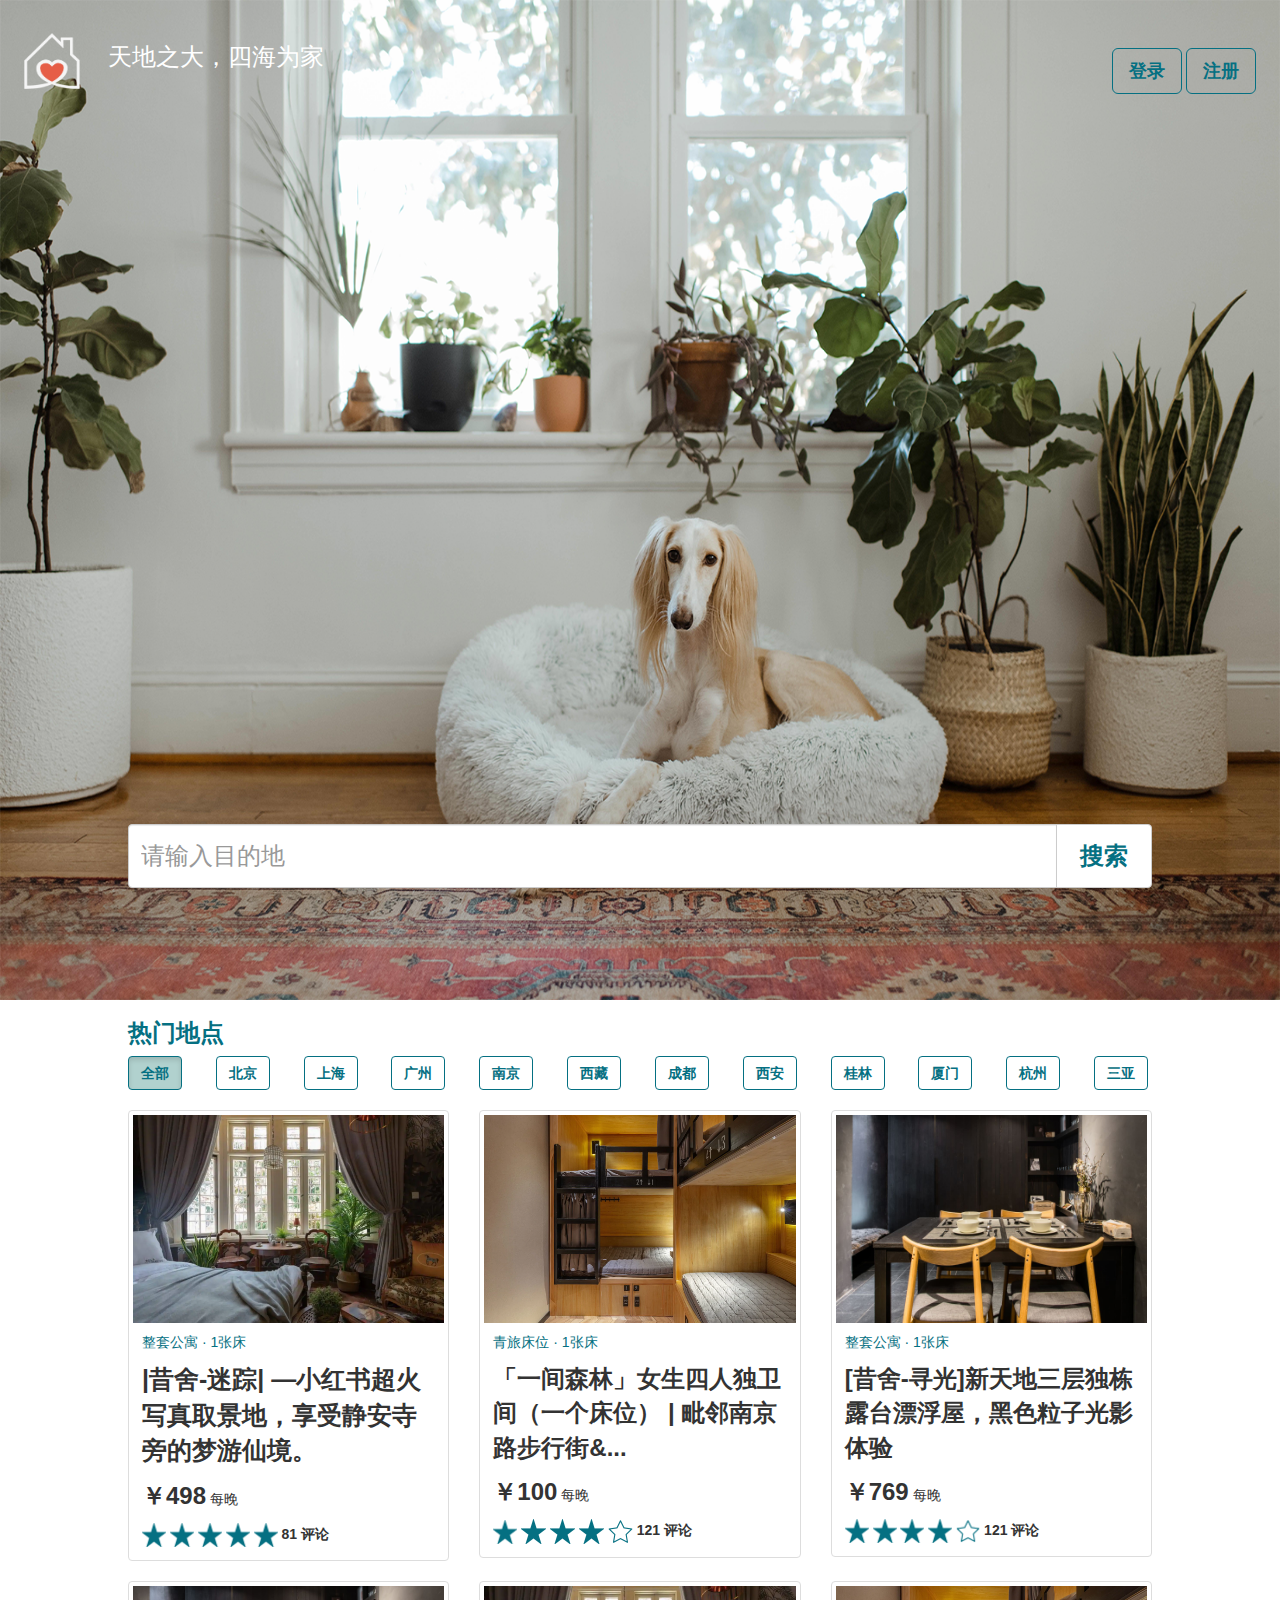
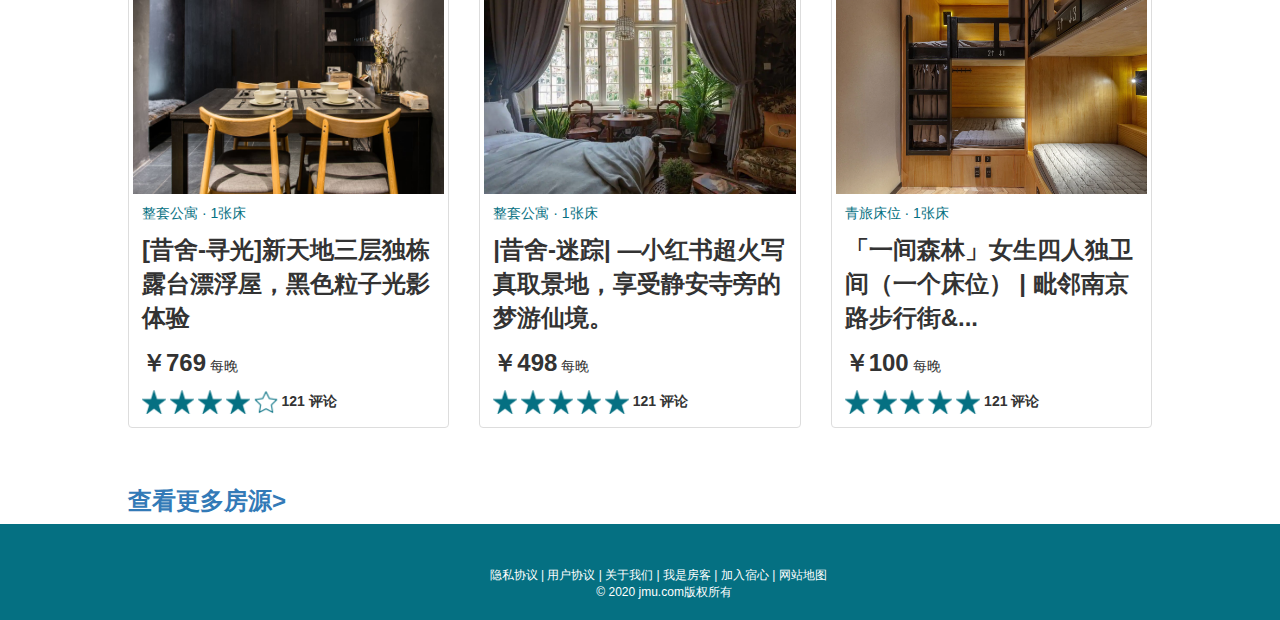
<file: index.html>
<!DOCTYPE html>
<html lang="en">
<head>
    <meta charset="UTF-8">
    <title>宿心</title>
    <link href="favicon.ico" rel="shortcut icon" />
    <script type="text/javascript" src="js/jquery-3.4.1.min.js"></script>
    <script src="js/bootstrap.js" type="text/javascript"></script>
    <link type="text/css" href="css/TGTool.css" rel="stylesheet"/>
    <script type="text/javascript" src="js/TGTool.js"></script>
    <link rel="stylesheet" type="text/css" href="css/bootstrap.css"/>
    <style>

        * {
            margin: 0;
            padding: 0;
        }

        html, body {
            width: 100%;
            height: 100%;
        }

        #head {
            margin: 0;
            padding: 0;
            height: 1000px;
            width: 100%;
            background-image: url("images/dog.png");
            background-size: 100% 150%;
            background-position: center center;
            overflow: auto;
        }

        .mb-small {
            margin-bottom: 24px;
        }

        .ml-small {
            margin-left: 24px;
        }

        .mr-small {
            margin-right: 24px;
        }

        .mt-small {
            margin-top: 24px;
        }

        .inline-block {
            display: inline-block;
        }

        .btn-transparent {
            color: white;
            border: 1px solid;
            font-weight: bold;
        }

        #search {
            position: relative;
            top: 704px;
        }

        .box{
            display:flex;

            justify-content:center;
        }
        .darkcyan{
            color: #057082;
        }
        #place-btn ul li{
            display: inline-block;
            margin-right:8px;
            list-style:none;
            width: 96px;
        }

        #feet {
            background-color: #057082;
            height: 96px;
            width: 100%;
        }
        .active{
            background-color: #B1D1CE!important;
        }
        .m-btn-lg{
            padding: 16px 32px;
            font-size: 18px;
            line-height: 1.3333333;
            border-radius: 8px;
        }
        .btnW{
            border:1px solid #057082;
            color:#057082;
        }
        .btnW:hover{
            color: white;
            background: #057082;
            border:1px solid white;
        }
        .bot{
            float: left;
            width: 100%;
            height:96px;
            background-color: #057082;
            font-size: 12px;
            color: white;
        }
    </style>
</head>
<body>
<div id="head">
    <div style="height: 96px;">
        <div class="mt-small ml-small">
            <img class="inline-block" src="images/宿心图标%20-白.png" style="height: 56px;width: 56px">
            <div class="inline-block ml-small" style="height: 56px">
                <h3 style="color: white">天地之大，四海为家</h3>
            </div>
            <div id="head1"class="inline-block mt-small mr-small" style="float: right;">
                <div onclick="javascrtpt:window.location.href='login.html'" class="btn btn-lg btn-transparent btnW">登录</div>
                <div onclick="javascrtpt:window.location.href='register.html'"class="btn btn-lg btn-transparent btnW">注册</div>
            </div>
            <!--页头-->
            <div id="head2"class="inline-block mt-small mr-small" style="float: right;">
                <div class="row" style="float: left">
                <button onclick="javascrtpt:window.location.href='index.html'" class="btn btn-default btn-lg btnW" style="margin-left: 448px">首页</button>
                <button onclick="javascrtpt:window.location.href='wish.html'" class="btn btn-default btn-lg btnW" style="margin-left: 8px">心愿单</button>
                <button onclick="javascrtpt:window.location.href='order.html'" class="btn btn-default btn-lg btnW" style="margin-left: 8px">订单</button>
                <button onclick="javascrtpt:window.location.href='mine.html'" class="btn btn-default btn-lg btnW" style="margin-left: 8px">个人中心</button>
                </div>
                <img class="img-circle image-responsive bind_hover_card"  data-toggle="popover" data-placement="bottom" data-trigger="hover"src="images/头像.png"width="64px"style="background-color: transparent;box-shadow:0px 0px 8px 8px #ccc;float: right;margin-left: 32px">

            </div>
        </div>
    </div>
    <div id="search" style="height: 152px">
        <div class="input-group" style="width: 80%;left: 10%">
            <input type="text" class="form-control" placeholder="请输入目的地" style="height: 64px;font-size: 24px">
            <span class="input-group-btn">
                <button onclick="coding()"class="btn btn-default darkcyan" type="button"
                        style="height: 64px;font-weight: bold;width: 96px!important;font-size: 24px">搜索</button>
            </span>
        </div>
    </div>
</div>

<div id="content"  style="width: 80%;margin-left: 10%;">
    <div style="align-items: flex-start">
        <h3 class="darkcyan" style="font-weight: 900">热门地点</h3>
    </div>

    <div class="row">
<!--        <div id="place-btn" class="mt-small">-->
<!--            <ul >-->
<!--                <li><div class="active btn btn-transparent darkcyan">全部</div></li>-->
<!--                <li><div class="btn btn-lg btn-transparent darkcyan">&emsp;北京&emsp;</div></li>-->
<!--                <li><div class="btn btn-sm btn-transparent darkcyan">上海</div></li>-->
<!--                <li><div class="btn btn-xs btn-transparent darkcyan">广州</div></li>-->
<!--                <li><div class="btn btn-transparent darkcyan">南京</div></li>-->
<!--                <li><div class="btn btn-transparent darkcyan">成都</div></li>-->
<!--                <li><div class="btn btn-transparent darkcyan">西安</div></li>-->
<!--                <li><div class="btn btn-transparent darkcyan">厦门</div></li>-->
<!--            </ul>-->
<!--        </div>-->
        <div class="col-md-1"><div class="active btn btn-transparent darkcyan btnW"onclick="coding()">全部</div></div>
        <div class="col-md-1"><div class="btn btn-transparent darkcyan btnW"onclick="coding()">北京</div></div>
        <div class="col-md-1"><div class="btn btn-transparent darkcyan btnW"onclick="coding()">上海</div></div>
        <div class="col-md-1"><div class="btn btn-transparent darkcyan btnW"onclick="coding()">广州</div></div>
        <div class="col-md-1"><div class="btn btn-transparent darkcyan btnW"onclick="coding()">南京</div></div>
        <div class="col-md-1"><div class="btn btn-transparent darkcyan btnW"onclick="coding()">西藏</div></div>
        <div class="col-md-1"><div class="btn btn-transparent darkcyan btnW"onclick="coding()">成都</div></div>
        <div class="col-md-1"><div class="btn btn-transparent darkcyan btnW"onclick="coding()">西安</div></div>
        <div class="col-md-1"><div class="btn btn-transparent darkcyan btnW"onclick="coding()">桂林</div></div>
        <div class="col-md-1"><div class="btn btn-transparent darkcyan btnW"onclick="coding()">厦门</div></div>
        <div class="col-md-1"><div class="btn btn-transparent darkcyan btnW"onclick="coding()">杭州</div></div>
        <div class="col-md-1"><div class="btn btn-transparent darkcyan btnW"onclick="coding()">三亚</div></div>

    </div>
    <br>
    <div class="row">
        <div class="col-sm-6 col-md-4">
            <div class="thumbnail">
                <a href="details.html">
                <img src="images/民宿1.webp" alt="..."></a>
                <div class="caption">
                    <p class="darkcyan">整套公寓 · 1张床</p>
                    <p style="font-weight: 900;font-size: 25px">|昔舍-迷踪| —小红书超火写真取景地，享受静安寺旁的梦游仙境。</p>
                    <p><b style="font-size: 24px">￥498</b> 每晚</p>
                    <span>
                        <img src="images/实心星星.png" alt="" style="height: 24px;width: 24px">
                        <img src="images/实心星星.png" alt="" style="height: 24px;width: 24px">
                        <img src="images/实心星星.png" alt="" style="height: 24px;width: 24px">
                        <img src="images/实心星星.png" alt="" style="height: 24px;width: 24px">
                        <img src="images/实心星星.png" alt="" style="height: 24px;width: 24px">
                                 <span style="font-weight: 600;margin-top: 40px!important;">81 评论</span>
                    </span>
                </div>
            </div>
        </div>
        <div class="col-sm-6 col-md-4">
            <div class="thumbnail">
                <a href="details.html">
                    <img src="images/民宿2.webp" alt="..."></a>
                <div class="caption">
                    <p class="darkcyan">青旅床位 · 1张床</p>
                    <p style="font-weight: 900;font-size: 24px">「一间森林」女生四人独卫间（一个床位） | 毗邻南京路步行街&...</p>
                    <p><b style="font-size: 24px">￥100</b> 每晚</p>
                    <span>
                        <img src="images/实心星星.png" alt="" style="height: 24px;width: 24px">
                        <img src="images/实心星星.png" alt="" style="height: 25px;width: 25px">
                        <img src="images/实心星星.png" alt="" style="height: 25px;width: 25px">
                        <img src="images/实心星星.png" alt="" style="height: 25px;width: 25px">
                        <img src="images/星星-线.png" alt="" style="height: 25px;width: 25px">
                                 <span style="font-weight: 600;margin-top: 40px!important;">121 评论</span>
                    </span>
                </div>
            </div>
        </div>
        <div class="col-sm-6 col-md-4">
            <div class="thumbnail">
                <a href="details.html">
                    <img src="images/民宿3.jpg" alt="..."></a>
                <div class="caption">
                    <p class="darkcyan">整套公寓 · 1张床</p>
                    <p style="font-weight: 900;font-size: 24px">[昔舍-寻光]新天地三层独栋露台漂浮屋，黑色粒子光影体验</p>
                    <p><b style="font-size: 24px">￥769</b> 每晚</p>
                    <span>
                        <img src="images/实心星星.png" alt="" style="height: 24px;width: 24px">
                        <img src="images/实心星星.png" alt="" style="height: 24px;width: 24px">
                        <img src="images/实心星星.png" alt="" style="height: 24px;width: 24px">
                        <img src="images/实心星星.png" alt="" style="height: 24px;width: 24px">
             <img src="images/星星-线.png" alt="" style="height: 24px;width: 24px">
                                 <span style="font-weight: 600;margin-top: 40px!important;">121 评论</span>
                    </span>
                </div>
            </div>
        </div>
    </div>
    <div class="row">
        <div class="col-sm-6 col-md-4">
            <div class="thumbnail">
                <a href="details.html">
                    <img src="images/民宿3.jpg" alt="..."></a>
                <div class="caption">
                    <p class="darkcyan">整套公寓 · 1张床</p>
                    <p style="font-weight: 900;font-size: 24px">[昔舍-寻光]新天地三层独栋露台漂浮屋，黑色粒子光影体验</p>
                    <p><b style="font-size: 24px">￥769</b> 每晚</p>
                    <span>
                        <img src="images/实心星星.png" alt="" style="height: 24px;width: 24px">
                        <img src="images/实心星星.png" alt="" style="height: 24px;width: 24px">
                        <img src="images/实心星星.png" alt="" style="height: 24px;width: 24px">
                        <img src="images/实心星星.png" alt="" style="height: 24px;width: 24px">
               <img src="images/星星-线.png" alt="" style="height: 24px;width: 24px">
                                 <span style="font-weight: 600;margin-top: 40px!important;">121 评论</span>
                    </span>
                </div>
            </div>
        </div>
        <div class="col-sm-6 col-md-4">
            <div class="thumbnail">
                <a href="details.html">
                    <img src="images/民宿1.webp" alt="..."></a>
                <div class="caption">
                    <p class="darkcyan">整套公寓 · 1张床</p>
                    <p style="font-weight: 900;font-size: 24px">|昔舍-迷踪| —小红书超火写真取景地，享受静安寺旁的梦游仙境。</p>
                    <p><b style="font-size: 24px">￥498</b> 每晚</p>
                    <span>
                        <img src="images/实心星星.png" alt="" style="height: 24px;width: 24px">
                        <img src="images/实心星星.png" alt="" style="height: 24px;width: 24px">
                        <img src="images/实心星星.png" alt="" style="height: 24px;width: 24px">
                        <img src="images/实心星星.png" alt="" style="height: 24px;width: 24px">
                        <img src="images/实心星星.png" alt="" style="height: 24px;width: 24px">
                                 <span style="font-weight: 600;margin-top: 40px!important;">121 评论</span>
                    </span>
                </div>
            </div>
        </div>
        <div class="col-sm-6 col-md-4">
            <div class="thumbnail">
                <a href="details.html">
                    <img src="images/民宿2.webp" alt="..."></a>
                <div class="caption">
                    <p class="darkcyan">青旅床位 · 1张床</p>
                    <p style="font-weight: 900;font-size: 24px">「一间森林」女生四人独卫间（一个床位） | 毗邻南京路步行街&...</p>
                    <p><b style="font-size: 24px">￥100</b> 每晚</p>
                    <span>
                        <img src="images/实心星星.png" alt="" style="height: 24px;width: 24px">
                        <img src="images/实心星星.png" alt="" style="height: 24px;width: 24px">
                        <img src="images/实心星星.png" alt="" style="height: 24px;width: 24px">
                        <img src="images/实心星星.png" alt="" style="height: 24px;width: 24px">
                        <img src="images/实心星星.png" alt="" style="height: 24px;width: 24px">
                                 <span style="font-weight: 600;margin-top: 40px!important;">121 评论</span>
                    </span>
                </div>
            </div>
        </div>
    </div>

    <br>
    <div class="darkcyan">
        <a onclick="coding()"><h3 style="font-weight: 900">查看更多房源></h3></a>
    </div>
</div>


<div class="bot">
    <div style="background-color: #057082;">
        <br><br>
        <div class="col-md-6 col-md-offset-4"style="left: 48px;top: 8px;">隐私协议 | 用户协议 | 关于我们 | 我是房客 | 加入宿心 | 网站地图</div>
        <div class="col-md-6 col-md-offset-5"style="left: 48px;top: 8px">© 2020 jmu.com版权所有</div>
    </div>
</div>
<script type="text/javascript">
    let tg=new TGTool();
    function display(id){
        var traget=document.getElementById(id);
        if(traget.style.display=="none"){
            traget.style.display="";
        }else{
            traget.style.display="none";
        }
    }
    //查看是否登录
    (function(){
        var uid=sessionStorage.getItem("token");
        if(uid==null||uid==""){
            display("head2");
        }
        else{
            display("head1");
        }
    })();
    //开发中
    function coding(){
        tg.info("开发中...");
    }
    $(function() {
        $("[data-toggle='popover']").popover({
            html : true,
            delay:{show:500, hide:1000},
            content: function() {
                return content();
            }
        });
    });
    function content() {
        var data = $("<input class='btnW btn-lg btn-default' type='button' value='注销登录' onclick='logout()'/>");
        return data;
    }
    function logout() {
        if(confirm("确认注销登录吗？")){
            tg.success("注销成功！");
            sessionStorage.removeItem("token");
            display("head2");
            display("head1");
        }
    }
</script>
</body>
</html>
</file>
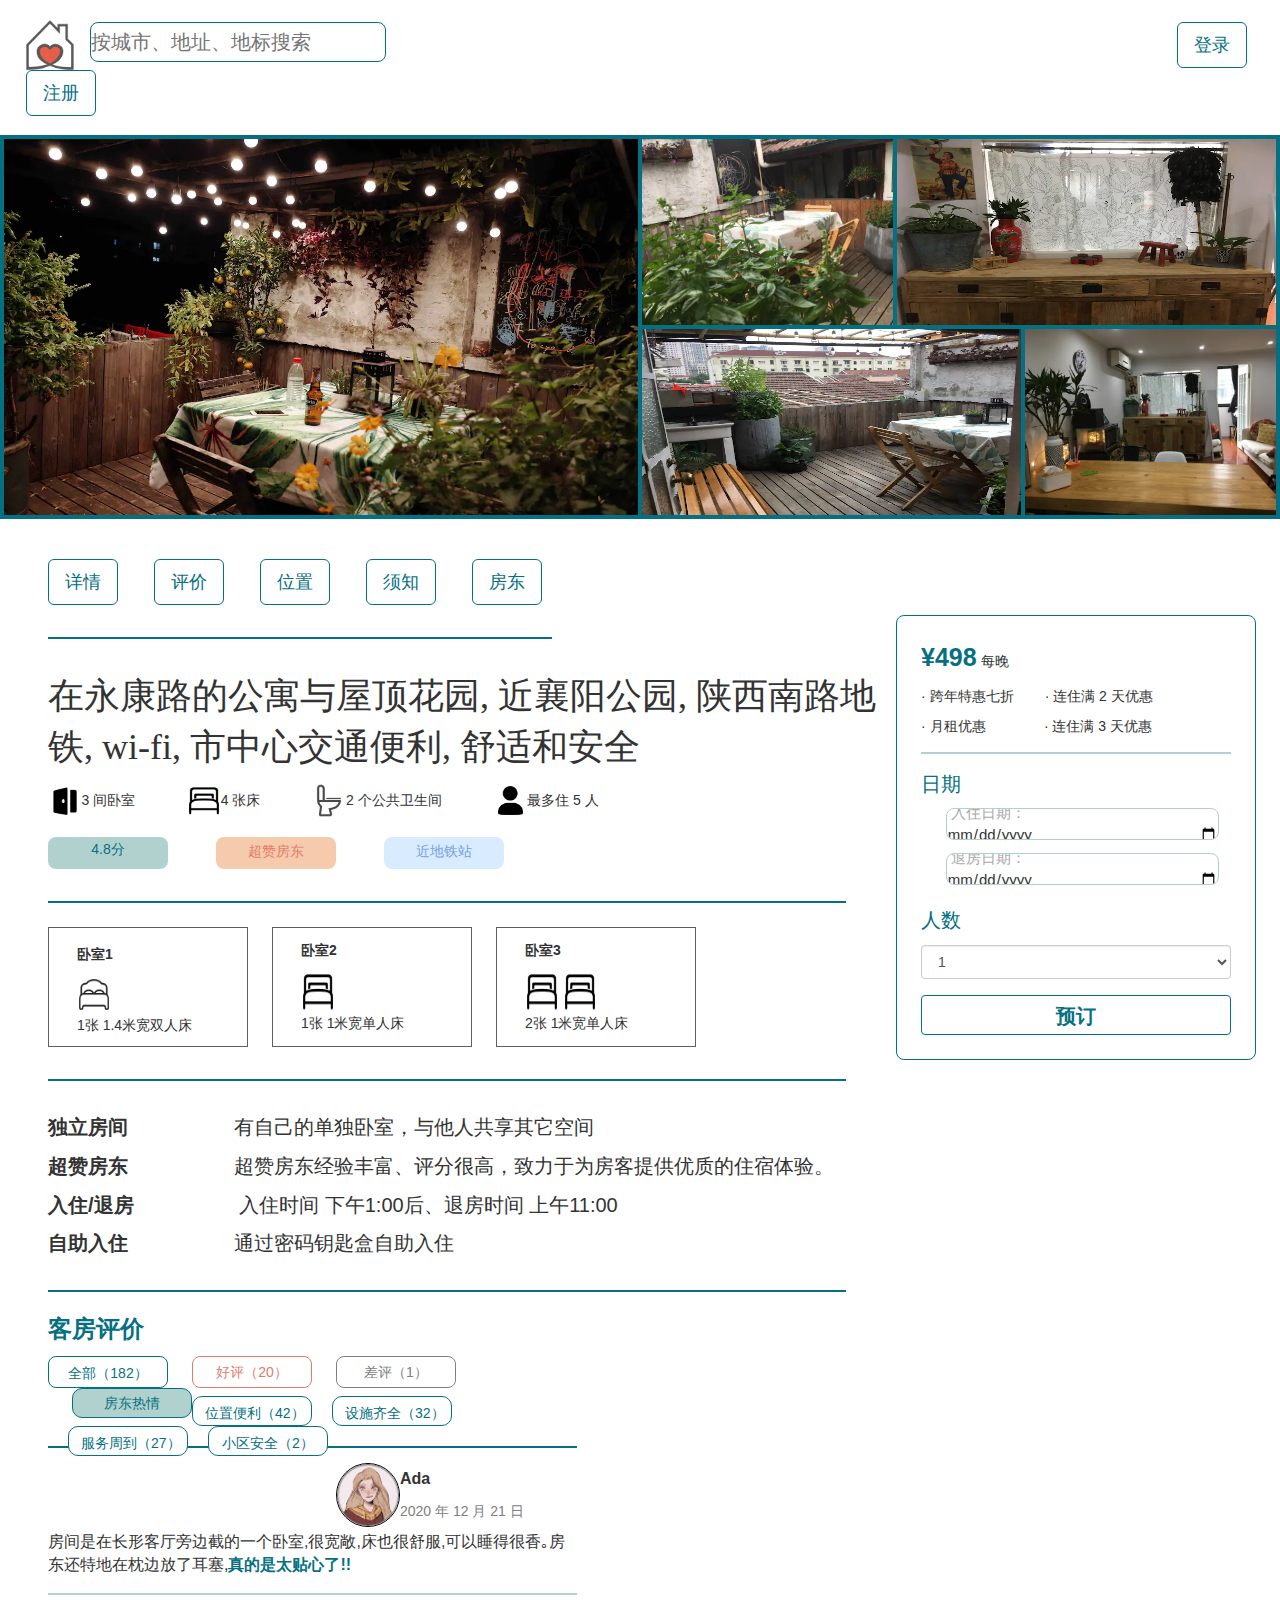
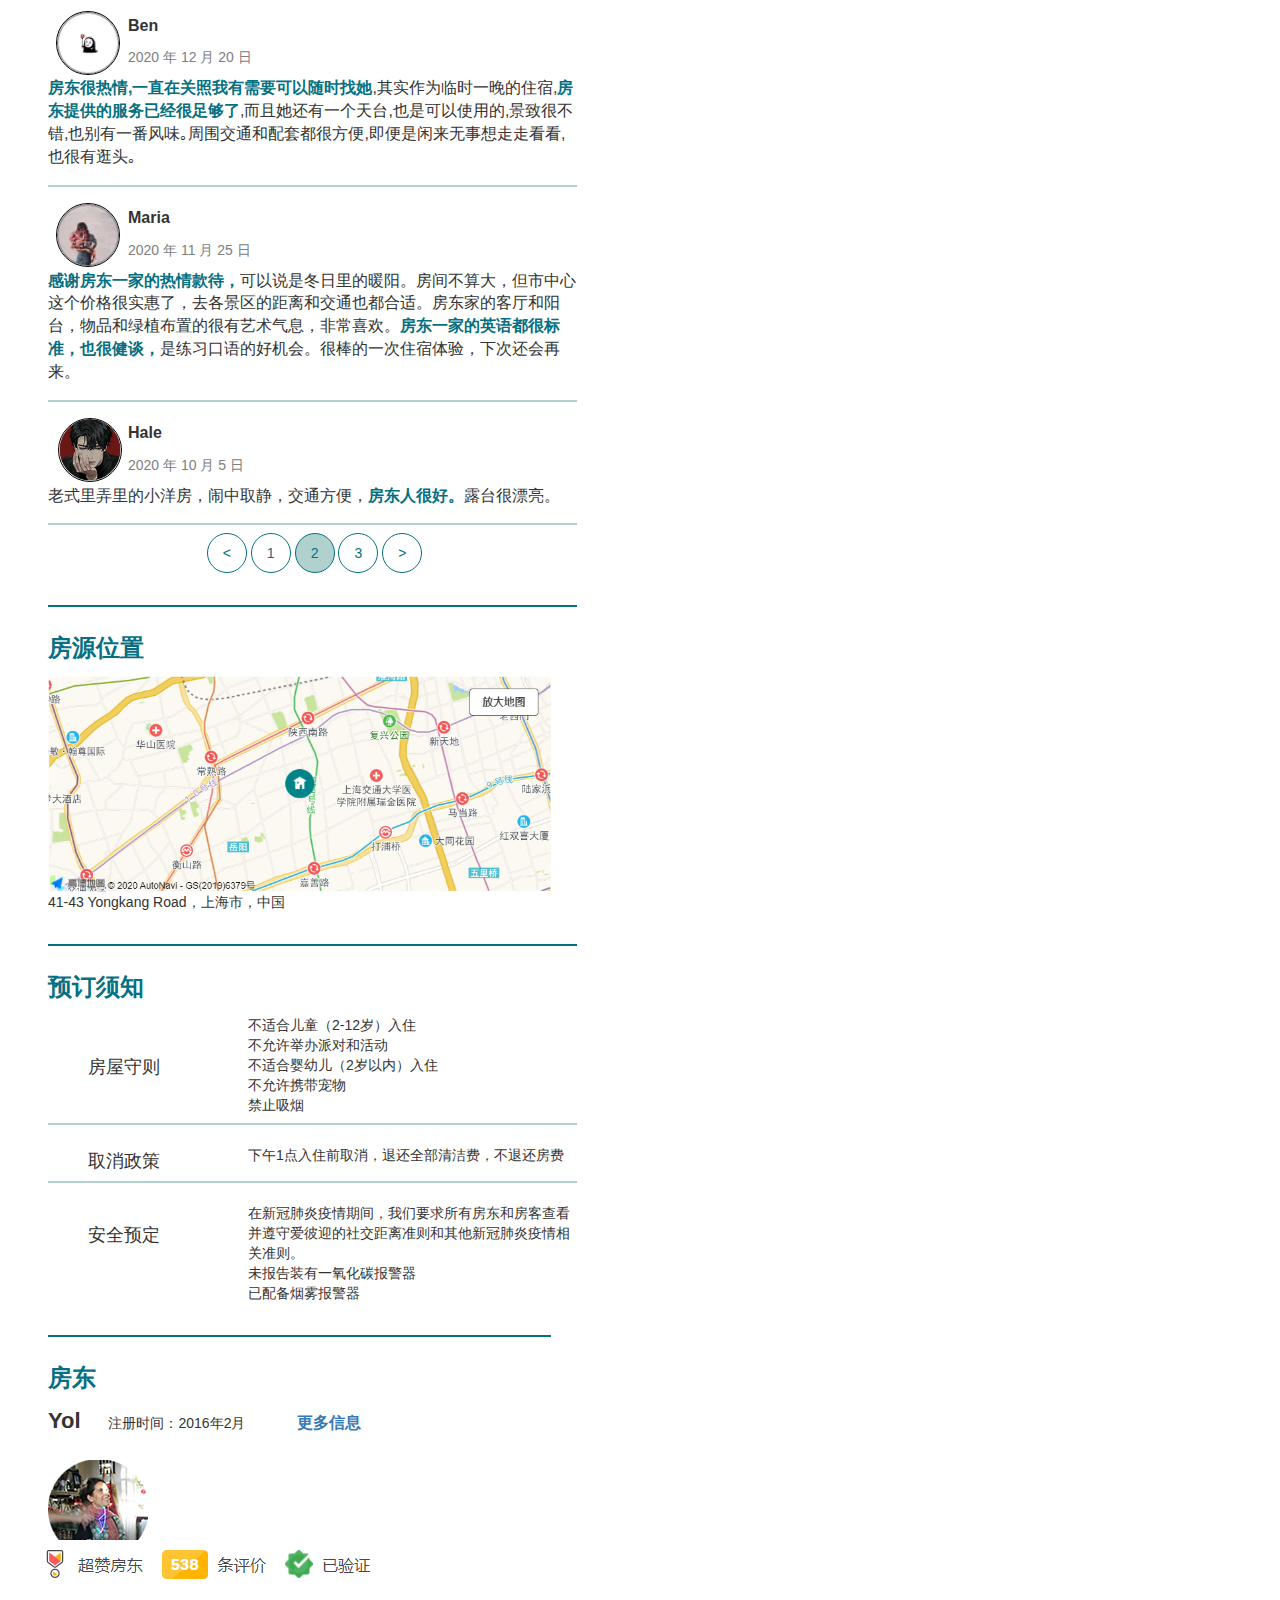
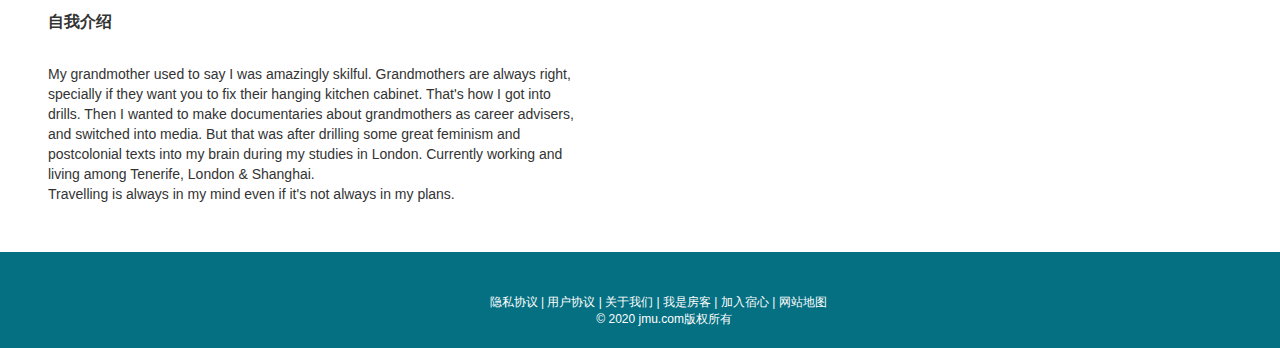
<file: details.html>
<!DOCTYPE html>
<html lang="en">
<head>
    <meta charset="UTF-8">
    <title>详情</title>
    <meta name="viewport"
          content="width=device-width, user-scalable=no, initial-scale=1.0, maximum-scale=1.0, minimum-scale=1.0">
    <link href="favicon.ico" rel="shortcut icon" />
    <script type="text/javascript" src="js/jquery-3.4.1.min.js"></script>
    <link type="text/css" href="bootstrap-3.3.7-dist/css/bootstrap.min.css" rel="stylesheet"/>
    <link type="text/css" href="css/TGTool.css" rel="stylesheet"/>
    <script type="text/javascript" src="js/TGTool.js"></script>
    <link type="text/css" href="css/base.css" rel="stylesheet"/>
    <script type="text/javascript" src="bootstrap-3.3.7-dist/js/bootstrap.min.js"></script>
</head>
<body>
<div>
    <!--页头-->
    <div id="head1"style="height: 48px;">
        <span class="row" style="position: relative;left: 2%">
            <img src="images/宿心图标%20-黑.png" width="48px">
            <input  type="search"placeholder="按城市、地址、地标搜索"style="position: relative;left: 1%">
                <button onclick="javascrtpt:window.location.href='index.html'" class="btn btn-default btn-lg" style="margin-left: 448px">首页</button>
                <button onclick="javascrtpt:window.location.href='wish.html'" class="btn btn-default btn-lg" style="margin-left: 8px">心愿单</button>
                <button onclick="javascrtpt:window.location.href='order.html'" class="btn btn-default btn-lg" style="margin-left: 8px">订单</button>
                <button onclick="javascrtpt:window.location.href='mine.html'" class="btn btn-default btn-lg" style="margin-left: 8px">个人中心</button>
                <img class="img-circle image-responsive bind_hover_card" data-toggle="popover" data-placement="bottom" data-trigger="hover"src="images/头像.png"width="64px"style="background-color: transparent;box-shadow:0px 0px 8px 8px #ccc;margin-left: 8px">
        </span>
    </div>
    <div id="head2"style="height: 48px">
        <span class="row" style="position: relative;left: 2%">
            <img src="images/宿心图标%20-黑.png" width="48px">
            <input  type="search"placeholder="按城市、地址、地标搜索"style="position: relative;left: 1%">
                <div onclick="javascrtpt:window.location.href='login.html'" class="btn btn-lg btn-transparent"style="margin-left:800px">登录</div>
                <div onclick="javascrtpt:window.location.href='register.html'"class="btn btn-lg btn-transparent">注册</div>
        </span>
    </div>
    <!--主体-->
    <div style="position: absolute;top: 15%">
        <!--图片区-->
        <div style="height: 384px;width: 100%;border:2px solid #057082">
            <div style="width: 50%;height: 100%;float: left;border:2px solid #057082"><img src="images/客房1.webp"width="100%"height="100%"></div>
            <div style="width: 20%;height: 50%;float: left;border:2px solid #057082"><img src="images/客房2.webp"width="100%"height="100%"></div>
            <div style="width: 30%;height: 50%;float: left;border:2px solid #057082"><img src="images/客房3.webp"width="100%"height="100%"></div>
            <div style="width: 30%;height: 50%;float: left;border:2px solid #057082"><img src="images/客房4.webp"width="100%"height="100%"></div>
            <div style="width: 20%;height: 50%;float: left;border:2px solid #057082"><img src="images/客房5.webp"width="100%"height="100%"></div>
        </div>


        <!--固定框-->
        <div style="float: right; width: 30%;">
            <div id="div1" >
                <div style="border:1px solid #057082;width: 100%;border-radius: 8px;margin-top: 96px;width: 360px;padding: 24px">
                    <div >
                        <p><b style="font-size:25px;font-weight:700;color: #057082">¥498</b> 每晚</p>
                        <p>· 跨年特惠七折 &nbsp;&nbsp;&nbsp;&nbsp;&nbsp;&nbsp; · 连住满 2 天优惠</p>
                        <p>· 月租优惠&nbsp;&nbsp;&nbsp;&nbsp;&nbsp;&nbsp;&nbsp;&nbsp;&nbsp;&nbsp;&nbsp;&nbsp;&nbsp;&nbsp;&nbsp;· 连住满 3 天优惠</p>
                    </div>
                    <!--分割线2-->
                    <div style="height: 1px;border: 1px solid  rgb(177, 209, 206);margin-top: 16px;width: 100%"></div>
                    <p style="font-size: 20px;color:#057082;margin-top: 16px">日期</p>
                    <input name="time"type="date"placeholder="&nbsp;入住日期：&nbsp;"id="dateIn">
                    <input name="time"type="date"placeholder="&nbsp;退房日期：&nbsp;"id="dateOut" style="margin-top: 8px">
                    <p style="font-size: 20px;color:#057082;margin-top: 16px">人数</p>
                    <select id="cntSel"class="form-control">
                        <option  value="1"selected="selected">1</option>
                        <option value="2">2</option>
                        <option value="3">3</option>
                        <option value="4">4</option>
                        <option value="5">5</option>
                        <option value="6">6</option>
                        <option value="7">7</option>
                        <option value="8">8</option>
                        <option value="9">9</option>
                        <option value="10">10</option>
                    </select>
                    <button onclick="book()"class="btn btn-default" style="width:100%;font-size:20px;font-weight:700;height:40px;margin-top: 16px">预订</button>
                </div>
            </div>
        </div>

        <!--文字区-->
        <div style="float: left; width: 70%; padding: 8px;">
            <div style="margin-left: 40px;margin-top: 32px">
                <!--按钮们-->
                <div>
                    <button  onclick="window.scroll(0, 585)"class="btn btn-default btn-lg">详情</button>
                    <button  onclick="window.scroll(0, 1250)"class="btn btn-default btn-lg" style="margin-left: 32px">评价</button>
                    <button  onclick="window.scroll(0, 2105)"class="btn btn-default btn-lg" style="margin-left: 32px">位置</button>
                    <button  onclick="window.scroll(0, 2450)"class="btn btn-default btn-lg" style="margin-left: 32px">须知</button>
                    <button  onclick="window.scroll(0, 2800)"class="btn btn-default btn-lg" style="margin-left: 32px">房东</button>

                </div>
                <!--分割线-->
                <div style="height: 1px;border: 1px solid #057082;margin-top: 32px;width: 60%"></div>
                <div style="margin-top: 32px"><p style="font-family: 微软雅黑 ;font-size: 36px ; font-style: normal ; font-weight: 400 ;"> 在永康路的公寓与屋顶花园, 近襄阳公园, 陕西南路地铁, wi-fi, 市中心交通便利, 舒适和安全</p></div>
                <div  style="margin-top: 8px">
                    <img src="images/房间.png"width="4%"height="4%">3 间卧室
                    <img src="images/床.png"width="4%"height="4%"style="margin-left: 48px">4 张床
                    <img src="images/卫生间.png"width="4%"height="4%"style="margin-left: 48px">2 个公共卫生间
                    <img src="images/人.png"width="4%"height="4%"style="margin-left: 48px">最多住 5 人
                </div>
                <div>
                    <br>
                    <div style="border-radius:8px;line-height:24px;text-align: center;float:left;height: 32px;width: 120px;background-color:rgb(177, 209, 206);color:rgb(5, 112, 130);">4.8分</div>
                    <div style="margin-left:48px;border-radius:8px;line-height:28px;text-align: center;float:left;height: 32px;width: 120px;background-color:rgb(246, 202, 172);color:rgb(224, 125, 105);">超赞房东</div>
                    <div style="margin-left:48px;border-radius:8px;line-height:28px;text-align: center;float:left;height: 32px;width: 120px;background-color:rgb(217, 236, 255);color:rgb(118, 159, 228);">近地铁站</div>
                    <br><br>
                </div>
                <!--分割线-->
                <div style="height: 1px;border: 1px solid #057082;margin-top: 24px;width: 95%"></div>
                <div style="margin-top: 8px;width: 100%">
                    <div style="padding-left:28px;padding-top:16px;margin-top:16px;float: left;border:1px solid #5e5e5e;width: 200px;height: 120px">
                        <p><b>卧室1</b></p>
                        <img src="images/双人床.png"width="20%"height="40%"><br>
                        <p>1张 1.4米宽双人床</p>
                    </div>
                    <div style="padding-left:28px;padding-top:12px;margin-left:24px;margin-top:16px;float: left;border:1px solid #5e5e5e;width: 200px;height: 120px">
                        <p><b>卧室2</b></p>
                        <img src="images/床.png"width="20%"height="40%"><br>
                        <p>1张 1米宽单人床</p>
                    </div>
                    <div style="padding-left:28px;padding-top:12px;margin-left:24px;margin-top:16px;float: left;border:1px solid #5e5e5e;width: 200px;height: 120px">
                        <p><b>卧室3</b></p>
                        <img src="images/床.png"width="20%"height="40%">
                        <img src="images/床.png"width="20%"height="40%"><br>
                        <p>2张 1米宽单人床</p>
                    </div>
                    <br><br><br><br><br><br><br><br>
                </div>
                <!--分割线-->
                <div style="height: 1px;border: 1px solid #057082;margin-top: 8px;width: 95%"></div>
                <div style="font-size: 20px;margin-top: 32px">
                    <p ><b>独立房间</b>&nbsp;&nbsp;&nbsp;&nbsp;&nbsp;&nbsp;&nbsp;&nbsp;&nbsp;&nbsp;&nbsp;&nbsp;&nbsp;&nbsp;&nbsp;&nbsp;&nbsp;&nbsp;&nbsp;有自己的单独卧室，与他人共享其它空间</p>
                    <p ><b>超赞房东</b>&nbsp;&nbsp;&nbsp;&nbsp;&nbsp;&nbsp;&nbsp;&nbsp;&nbsp;&nbsp;&nbsp;&nbsp;&nbsp;&nbsp;&nbsp;&nbsp;&nbsp;&nbsp;&nbsp;超赞房东经验丰富、评分很高，致力于为房客提供优质的住宿体验。</p>
                    <p ><b>入住/退房</b>&nbsp;&nbsp;&nbsp;&nbsp;&nbsp;&nbsp;&nbsp;&nbsp;&nbsp;&nbsp;&nbsp;&nbsp;&nbsp;&nbsp;&nbsp;&nbsp;&nbsp;&nbsp;&nbsp;入住时间 下午1:00后、退房时间 上午11:00</p>
                    <p ><b>自助入住</b>&nbsp;&nbsp;&nbsp;&nbsp;&nbsp;&nbsp;&nbsp;&nbsp;&nbsp;&nbsp;&nbsp;&nbsp;&nbsp;&nbsp;&nbsp;&nbsp;&nbsp;&nbsp;&nbsp;通过密码钥匙盒自助入住</p>
                </div>
                <!--分割线-->
                <div style="height: 1px;border: 1px solid #057082;margin-top: 32px;width: 95%"></div>
                <!--客房评价-->
                <div style="margin-top: 20px;width: 63%">
                    <p style="color:rgb(5,112,130);font-size: 24px;font-weight:700"> 客房评价</p>
                    <button class="btn btn-default"style="border-radius:8px;float:left;height: 32px;width: 120px;">全部（182）</button>
                    <button class="redBtn btn-default"style="margin-left:24px;border-radius:8px;float:left;height: 32px;width: 120px;">好评（20）</button>
                    <button class="greyBtn btn-default"style="margin-left:24px;border-radius:8px;float:left;height: 32px;width: 120px;">差评（1）</button>
                    <button class="btnCheck btn-default"style="margin-left:24px;border-radius:10px;float:left;height: 30px;width: 120px;background-color:rgb(177, 209, 206);color:rgb(5, 112, 130);">房东热情</button><br><br>
                    <button class="btn btn-default"style="border-radius:10px;float:left;height: 30px;width: 120px;">位置便利（42）</button>
                    <button class="btn btn-default"style="margin-left:20px;border-radius:10px;float:left;height: 30px;width: 120px;">设施齐全（32）</button>
                    <button class="btn btn-default"style="margin-left:20px;border-radius:10px;float:left;height: 30px;width: 120px;">服务周到（27）</button>
                    <button class="btn btn-default"style="margin-left:20px;border-radius:10px;float:left;height: 30px;width: 120px;">小区安全（2）</button><br>
                    <!--分割线-->
                    <div style="height: 1px;border: 1px solid #057082;margin-top: 30px;width: 100%"></div>
                    <div>
                        <div style="float:left;margin-top: 15px">
                            <img class="img-circle image-responsive" src="images/人1.png"width="64px"style="background-color: transparent;margin-left: 8px;border:1px solid black">
                        </div>
                        <div style="margin-left: 80px">
                            <br>
                            <P style="font-weight: 700;font-size: 16px">Ada</P>
                            <p style="color: gray">2020 年 12 月 21 日</p>
                        </div>
                        <div style="font-size: 16px">
                            房间是在长形客厅旁边截的一个卧室,很宽敞,床也很舒服,可以睡得很香｡房东还特地在枕边放了耳塞,<b style="color: #057082">真的是太贴心了!!</b>
                        </div>
                    </div>
                    <!--分割线2-->
                    <div style="height: 1px;border: 1px solid  rgb(177, 209, 206);margin-top: 16px;width: 100%"></div>
                    <div>
                        <div style="float:left;margin-top: 16px">
                            <img class="img-circle image-responsive" src="images/人2.png"width="64px"style="background-color: transparent;margin-left: 8px;border:1px solid black">
                        </div>
                        <div style="margin-left: 80px">
                            <br>
                            <P style="font-weight: 700;font-size: 16px">Ben</P>
                            <p style="color: gray">2020 年 12 月 20 日</p>
                        </div>
                        <div style="font-size: 16px">
                            <b style="color: #057082">房东很热情,一直在关照我有需要可以随时找她</b>,其实作为临时一晚的住宿,<b style="color: #057082">房东提供的服务已经很足够了</b>,而且她还有一个天台,也是可以使用的,景致很不错,也别有一番风味｡周围交通和配套都很方便,即便是闲来无事想走走看看,也很有逛头｡
                        </div>
                    </div>
                    <!--分割线2-->
                    <div style="height: 1px;border: 1px solid  rgb(177, 209, 206);margin-top: 16px;width: 100%"></div>
                    <div>
                        <div style="float:left;margin-top: 16px">
                            <img class="img-circle image-responsive" src="images/人3.png"width="64px"style="background-color: transparent;margin-left: 8px;border:1px solid black">
                        </div>
                        <div style="margin-left: 80px">
                            <br>
                            <P style="font-weight: 700;font-size: 16px">Maria</P>
                            <p style="color: gray">2020 年 11 月 25 日</p>
                        </div>
                        <div style="font-size: 16px">
                            <b style="color: #057082">感谢房东一家的热情款待，</b>可以说是冬日里的暖阳。房间不算大，但市中心这个价格很实惠了，去各景区的距离和交通也都合适。房东家的客厅和阳台，物品和绿植布置的很有艺术气息，非常喜欢。<b style="color: #057082">房东一家的英语都很标准，也很健谈，</b>是练习口语的好机会。很棒的一次住宿体验，下次还会再来。
                        </div>
                    </div>
                    <!--分割线2-->
                    <div style="height: 1px;border: 1px solid  rgb(177, 209, 206);margin-top: 16px;width: 100%"></div>
                    <div>
                        <div style="float:left;margin-top: 16px">
                            <img class="img-circle image-responsive" src="images/人4.png"width="64px"style="background-color: transparent;margin-left: 10px;border:1px solid black">
                        </div>
                        <div style="margin-left: 80px">
                            <br>
                            <P style="font-weight: 700;font-size: 16px">Hale</P>
                            <p style="color: gray">2020 年 10 月 5 日</p>
                        </div>
                        <div style="font-size: 16px">
                            老式里弄里的小洋房，闹中取静，交通方便，<b style="color: #057082">房东人很好。</b>露台很漂亮。
                        </div>
                    </div>
                    <!--分割线2-->
                    <div style="height: 1px;border: 1px solid  rgb(177, 209, 206);margin-top: 16px;width: 100%"></div>
                    <!--分页-->
                    <div style="margin-left: 30%;margin-top: 8px">
                        <button class="circleBtn"><</button>
                        <button class="circleBtn">1</button>
                        <button class="circleBtn"style="color: rgb(5, 112, 130); background: rgb(177, 209, 206);border:1px solid  #057082;">2</button>
                        <button class="circleBtn">3</button>
                        <button class="circleBtn">></button>
                    </div>
                </div>
                <!--房源位置-->
                <div style="margin-top: 32px;width: 63%">
                    <!--分割线-->
                    <div style="height: 1px;border: 1px solid #057082;margin-top: 32px;width: 100%"></div>
                    <p style="margin-top: 24px;color:rgb(5,112,130);font-size: 24px;font-weight:700"> 房源位置</p>
                    <img src="images/地图.png" height="95%" width="95%"><br>
                    <p>41-43 Yongkang Road，上海市，中国</p>
                </div>
                <!--预订须知-->
                <div style="margin-top: 32px;width: 63%">
                    <!--分割线-->
                    <div style="height: 1px;border: 1px solid #057082;margin-top: 32px;width: 100%"></div>
                    <p style="margin-top: 24px;color:rgb(5,112,130);font-size: 24px;font-weight:700"> 预订须知</p>
                    <div style="float:left;font-size:18px;padding-top: 40px;padding-left: 40px">房屋守则</div>
                    <div style="margin-left: 200px">不适合儿童（2-12岁）入住<br>
                        不允许举办派对和活动<br>
                        不适合婴幼儿（2岁以内）入住<br>
                        不允许携带宠物<br>
                        禁止吸烟</div>
                    <!--分割线2-->
                    <div style="height: 1px;border: 1px solid  rgb(177, 209, 206);margin-top: 8px;width: 100%"></div>
                    <div style="float:left;font-size:18px;padding-top: 24px;padding-left: 40px">取消政策</div><br>
                    <div style="margin-left: 200px">下午1点入住前取消，退还全部清洁费，不退还房费</div>
                    <!--分割线2-->
                    <div style="height: 1px;border: 1px solid  rgb(177, 209, 206);margin-top: 16px;width: 100%"></div>
                    <div style="float:left;font-size:18px;padding-top: 40px;padding-left: 40px">安全预定</div><br>
                    <div style="margin-left: 200px">在新冠肺炎疫情期间，我们要求所有房东和房客查看并遵守爱彼迎的社交距离准则和其他新冠肺炎疫情相关准则。
                        <br>未报告装有一氧化碳报警器<br>已配备烟雾报警器</div>
                </div>
                <!--房东-->
                <div style="margin-top: 32px;width: 63%">
                    <!--分割线-->
                    <div style="height: 1px;border: 1px solid #057082;margin-top:32px;width: 95%"></div>
                    <p style="margin-top: 24px;color:rgb(5,112,130);font-size: 24px;font-weight:700"> 房东</p>
                    <div>
                        <p><b style="font-weight: 700;font-size: 22px;margin-right: 24px">Yol</b> 注册时间：2016年2月
                        <a style="margin-left: 48px;font-size: 16px;font-weight: 700;margin-right: 120px">更多信息</a>
                        <img src="images/owner.png"style="margin-top: 24px"></p>
                        <img src="images/o1.png" style="margin-left:-24px;margin-top: -32px">
                    </div>
                    <div>
                        <br>
                        <p style="font-size: 16px;font-weight: 700">自我介绍</p><br>
                        My grandmother used to say I was amazingly skilful. Grandmothers are always right, specially if they want you to fix their hanging kitchen cabinet. That's how I got into drills. Then I wanted to make documentaries about grandmothers as career advisers, and switched into media. But that was after drilling some great feminism and postcolonial texts into my brain during my studies in London. Currently working and living among Tenerife, London & Shanghai.
                        <br>Travelling is always in my mind even if it's not always in my plans.<br><br><br>
                    </div>
                </div>
            </div>
        </div>


        <!--页脚-->
        <div class="bot">
            <div style="background-color: #057082;">
                <br><br>
            <div class="col-md-6 col-md-offset-4"style="left: 48px;top: 8px;">隐私协议 | 用户协议 | 关于我们 | 我是房客 | 加入宿心 | 网站地图</div>
            <div class="col-md-6 col-md-offset-5"style="left: 48px;top: 8px">© 2020 jmu.com版权所有</div>
            </div>
        </div>
    </div>


</div>
<script type="text/javascript">
    let tg=new TGTool();
    //隐藏
    function display(id){
        var traget=document.getElementById(id);
        if(traget.style.display=="none"){
            traget.style.display="";
        }else{
            traget.style.display="none";
        }
    }
    //查看是否登录
    (function(){
        var uid=sessionStorage.getItem("token");
        if(uid==null||uid==""){
            display("head1");
        }
        else{
            display("head2");
        }
        //日期筛选
        var date_now = new Date();
        var year = date_now.getFullYear();
        var month = date_now.getMonth()+1 < 10 ? "0"+(date_now.getMonth()+1) : (date_now.getMonth()+1);
        var date = date_now.getDate() < 10 ? "0"+date_now.getDate() : date_now.getDate();
        $("#dateIn").attr("min",year+"-"+month+"-"+date);
        $("#dateOut").attr("min",year+"-"+month+"-"+date);
    })();
    //下滑固定框
    function htmlScroll() {
        var top = document.body.scrollTop || document.documentElement.scrollTop;
        if (elFix.data_top < top) {
            elFix.style.position = 'fixed';
            elFix.style.top = 0;
            elFix.style.left = elFix.data_left;
        }
        else {
            elFix.style.position = 'static';
        }
    }

    function htmlPosition(obj) {
        var o = obj;
        var t = o.offsetTop;
        var l = o.offsetLeft;
        while (o = o.offsetParent) {
            t += o.offsetTop;
            l += o.offsetLeft;
        }
        obj.data_top = t;
        obj.data_left = l;
    }

    var oldHtmlWidth = document.documentElement.offsetWidth;
    window.onresize = function () {
        var newHtmlWidth = document.documentElement.offsetWidth;
        if (oldHtmlWidth == newHtmlWidth) {
            return;
        }
        oldHtmlWidth = newHtmlWidth;
        elFix.style.position = 'static';
        htmlPosition(elFix);
        htmlScroll();
    }
    window.onscroll = htmlScroll;

    var elFix = document.getElementById('div1');
    htmlPosition(elFix);
    //日期提示字
    $("input[name='time']").on("input",function(){
        if($(this).val().length>0){
            $(this).addClass("full");
        }else{
            $(this).removeClass("full");
        }
    });
    $("#dateIn").on("change", function() {
        $("#dateOut").attr("min",$("#dateIn").val());
    });
    $(function() {
        $("[data-toggle='popover']").popover({
            html : true,
            delay:{show:500, hide:1000},
            content: function() {
                return content();
            }
        });
    });
    function content() {
        var data = $("<button class='btn btn-lg btn-default'onclick='logout()'>注销登录</button>");
        return data;
    }
    function logout() {
        if(confirm("确认注销登录吗？")){
        tg.success("注销成功！");
        sessionStorage.removeItem("token");
        display("head2");
        display("head1");
        }
    }
    function book(){
        var d1=$("#dateIn").val();
        var d2=$("#dateOut").val();
        var cnt=$("#cntSel").val();
        if(d1==null||d1=="")tg.error("请选择入驻日期");
        else if(d2==null||d2=="")tg.error("请选择退房日期");
        else{
            window.location.href='book.html?dateIn='+d1+'&dateOut='+d2+'&cnt='+cnt;
        }
    }
</script>
</body>
</html>
</file>
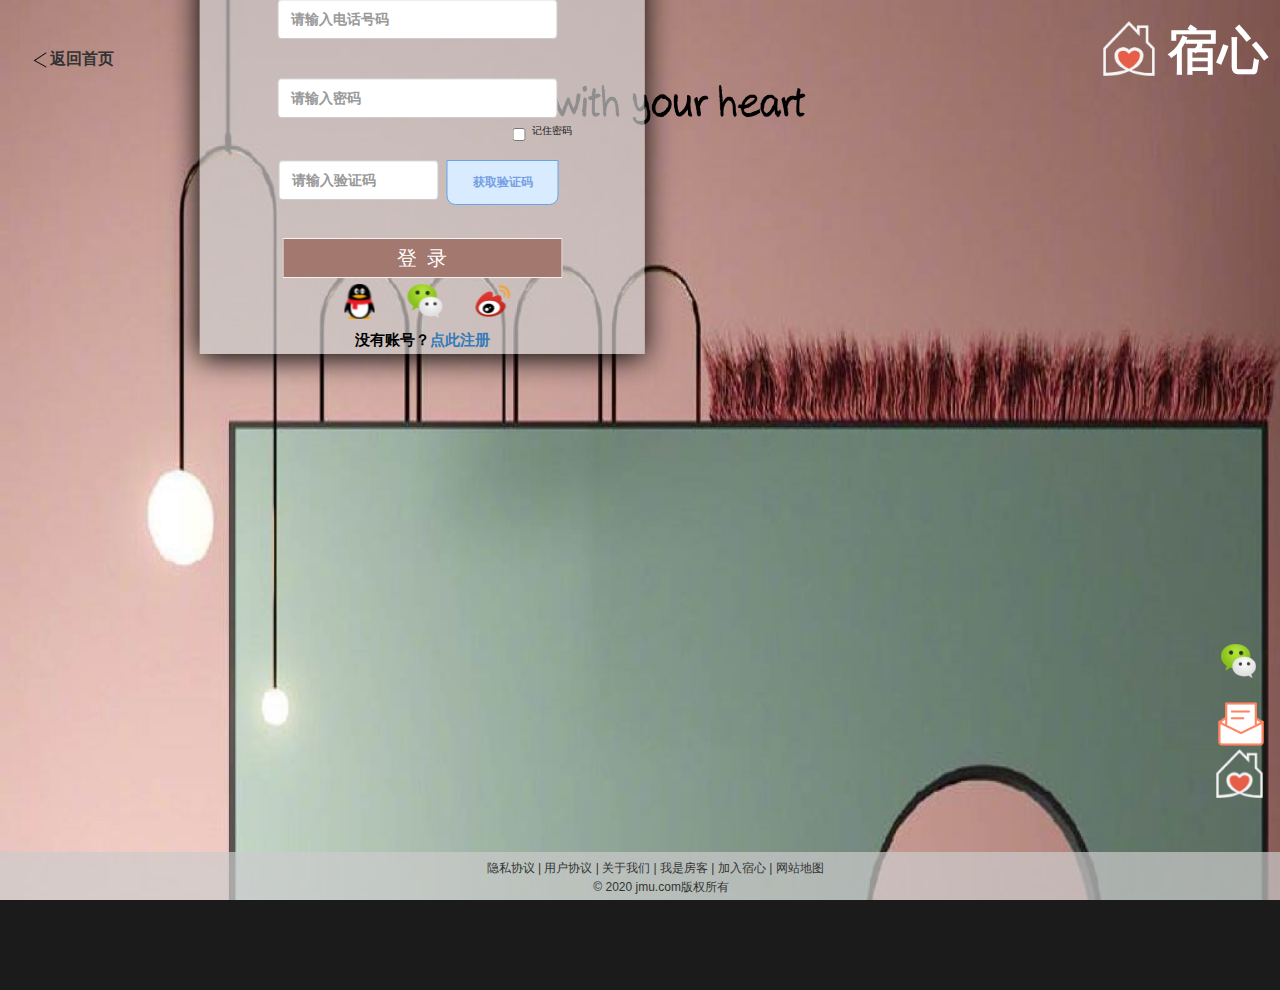
<file: login.html>
<!DOCTYPE html>
<html lang="en">
<head>
    <meta charset="UTF-8">
    <title>登录</title>
    <meta name="viewport"
          content="width=device-width, user-scalable=no, initial-scale=1.0, maximum-scale=1.0, minimum-scale=1.0">
    <link href="favicon.ico" rel="shortcut icon" />
    <script type="text/javascript" src="js/jquery-3.4.1.min.js"></script>
    <script type="text/javascript" src="js/TGTool.js"></script>
    <link type="text/css" href="css/animatemin.css" rel="stylesheet"/>
    <link type="text/css" href="bootstrap-3.3.7-dist/css/bootstrap.min.css" rel="stylesheet"/>
    <link type="text/css" href="css/model.css" rel="stylesheet"/>
    <link type="text/css" href="css/TGTool.css" rel="stylesheet"/>
    <link type="text/css" href="css/login.css" rel="stylesheet"/>
    <script type="text/javascript" src="bootstrap-3.3.7-dist/js/bootstrap.min.js"></script>

</head>
<body>
<!-- 搭建显示页面和登录表单 -->
<div id="container">
    <!-- logo信息 -->
    <div class="col-md-3 col-md-offset-9" style="top:8px;left: 128px">
        <p style="font-size:50px;color: white;font-family: 方正粗黑宋简体"><img src="images/宿心图标 -白.png"height="18%" width="18%">
            <B style="font-weight:800;position: absolute;top: 8px">&nbsp宿心</B></p>
    </div>

    <!-- 英文 -->
    <img class="center-block" src="images/英文.png"height="48px" width="344px">

    <!-- 登录表单 -->
    <div id="content" class="center-block animate__animated animate__zoomIn animate__delay-0.6s">
        <div class="form-group">
            <p style="font-family: 方正粗黑宋简体;color: rgb(51, 51, 51);position: relative;top: -24px">登录</p>
           <img src="images/line.png"style="position:relative;top: -48px">
        </div>
        <div id="i1"class="form-group"style="position: relative;top: -32px">
            <input onkeyup="checkI1()"type="text" class="form-control " id="user_login_name" name="loginid" placeholder="请输入电话号码"
            style="height: 40px;width: 280px;position:relative;top: -24px;left: 48px"/>
            <span id="helpBlock1" class="help-block"style="font-size: 15px;top: -24px;position:relative;display: none;font-family:宋体;">手机号格式错误</span>
        </div>

        <div id="i2"class="form-group"style="margin-top: -8px;color: #f4a261;position: relative;top: -32px">
            <input onkeyup="checkI2()"type="password" class="form-control" id="user_login_password" name="password" placeholder="请输入密码"
                   style="height: 40px;width: 280px;position:relative;left: 48px;top:8px"/>
            <br>
            <span id="helpBlock2" class="help-block"style="font-size: 15px;top: -32px;position:relative;display: none;font-family:宋体;">密码长度3-15</span>
        </div>

        <div id="i9"class="form-group"style="position: relative">
            <div class="row">
                <input onkeyup="checkI3()"type="text" class="form-control"placeholder="请输入验证码"id="codeInput">
                <input type="button" value="获取验证码" id="codeBtn">
                <span id="helpBlock9" class="help-block"style="font-size: 15px;top: -80px;display:none;position:relative;font-family:宋体;">验证码错误！</span>
            </div>
        </div>
        <div id="i3"class="checkbox"style="position:relative;top:-176px;left:120px;font-size: 10px;color: #1B1B1B">
            <label>
                <input type="checkbox"> 记住密码
            </label>
        </div>
        <input type="button"id="user_login_btn" value="登  录"style="position: relative;top: -96px">

        <div id="i5"class="row"style="position: relative;top: -96px">
            <img onclick="coding()" src="images/qq1.png"style="position: relative;left: -20px">
            <img onclick="coding()" src="images/微信2.png"style="position: relative;left: 5px">
            <img onclick="coding()" src="images/微博图标.png"style="position: relative;left: 30px">
        </div>

        <div id="i6"class="row"style="position: relative;top: -88px;font-size: 15px">
            没有账号？<a href="register.html">点此注册</a>
        </div>
    </div>

</div>

<!--返回首页-->
<div class="backBox">
    <a href="index.html">
        <img src="images/黑箭头.png"height="16px"width="18px"><B>返回首页</B>
    </a>
</div>

<!--底部-->
<div class="bot">
    <div class="col-md-6 col-md-offset-4"style="left: 45px;top: 8px">隐私协议 | 用户协议 | 关于我们 | 我是房客 | 加入宿心 | 网站地图</div>
    <div class="col-md-6 col-md-offset-5"style="left: 45px;top: 10px">© 2020 jmu.com版权所有</div>
</div>

<!--右侧交互-->
<div class="rightBox">
    <ul>
        <li class="weixin">
            <div class="weixin-logo"></div>
        </li>
        <li class="app"style="background:url(images/意见反馈.png);background-size: 100% 100%;">
            <div class="app-logo"></div>
        </li>
        <li class="idea">
            <div class="idea-logo"></div>
        </li>
    </ul>
</div>
<script type="text/javascript">
    let tg = TGTool();
    var code;
    $("#codeBtn").on("click", function() {
        code=Math.floor(Math.random()*10000);
        tg.info('验证码：'+code);
    });
    (function(){
        var uid=getQueryVariable("phone");
        if(uid!=null&&""!=uid){
            $("#user_login_name").val(uid);
        }
    })();
    //获取url参数
    function getQueryVariable(variable)
    {
        var query = window.location.search.substring(1);
        var vars = query.split("&");
        for (var i=0;i<vars.length;i++) {
            var pair = vars[i].split("=");
            if(pair[0] == variable){return pair[1];}
        }
        return(false);
    }
    //登录按钮
    $("#user_login_btn").on("click", function() {
        if(!checkI1()||!checkI2()||!checkI3())return;
        var id=$("#user_login_name").val();
        var pwd=$("#user_login_password").val();
        if(id=="")
            tg.warning("请输入电话号码！");
        else if(pwd=="")
            tg.warning("请输入密码！");
        else{
            //发送登录请求
            $.ajax({
                url:"login.php",
                type:"POST",
                data:{username:id,password:pwd},
                success:function (result) {
                    if(result==100){
                        tg.success("登录成功！");
                        sessionStorage.setItem("token",id)
                        setTimeout(function(){
                            window.location.href="index.html";
                        },3100);
                    }
                    else{
                        tg.error("用户名或密码错误！");
                    }
                }
            });
        }
    });
    function checkI1(){
        let phoneRule=/^1[0-9]{10}$/;
        var id=$("#user_login_name").val();
        if(!phoneRule.test(id)){
            $("#i1").removeClass('has-success').addClass('has-error');
            document.getElementById("helpBlock1").style.display="";
            document.getElementById("i2").style.marginTop="-34px";
            return false;
        }
        else{
            $("#i1").removeClass('has-error').addClass('has-success');
            document.getElementById("helpBlock1").style.display="none";
            document.getElementById("i2").style.marginTop="-8px";
            return true;
        }
    };
    function checkI2(){
        let reg=/^.{3,15}/;
        var pwd=$("#user_login_password").val();
        if(!reg.test(pwd)){
            $("#i2").removeClass('has-success').addClass('has-error');
            document.getElementById("helpBlock2").style.display="";
            document.getElementById("i3").style.top="-202px";
            document.getElementById("i9").style.top="-26px";
            document.getElementById("i5").style.top="-122px";
            document.getElementById("i6").style.top="-114px";
            document.getElementById("user_login_btn").style.top="-122px";
            return false;
        }
        else{
            $("#i2").removeClass('has-error').addClass('has-success');
            document.getElementById("helpBlock2").style.display="none";
            document.getElementById("i3").style.top="-176px";
            document.getElementById("i9").style.top="0px";
            document.getElementById("i5").style.top="-96px";
            document.getElementById("i6").style.top="-88px";
            document.getElementById("user_login_btn").style.top="-96px";
            return true;
        }
    };
    function checkI3(){
        var val=$("#codeInput").val();
        if(val!=code){
            $("#i9").removeClass('has-success').addClass('has-error');
            document.getElementById("helpBlock9").style.display="";
            document.getElementById("i3").style.top="-212px";
            document.getElementById("user_login_btn").style.top="-132px";
            document.getElementById("i5").style.top="-132px";
            document.getElementById("i6").style.top="-124px";
            return false;
        }
        else{
            $("#i9").removeClass('has-error').addClass('has-success');
            document.getElementById("helpBlock9").style.display="none";
            document.getElementById("i3").style.top="-176px";
            document.getElementById("user_login_btn").style.top="-96px";
            document.getElementById("i5").style.top="-96px";
            document.getElementById("i6").style.top="-88px";
            return true;
        }
    }
    function coding(){
        tg.info("开发中...");
    }
</script>
</body>
</html>
</file>
<file: css/TGTool.css>
.tgBtn{
    height:12px;
    border: 1px solid #dcdfe6;
    padding: 12px 20px;
    font-size: 14px;
    border-radius: 4px;
    text-align: center;
    line-height: 12px;
}
.tgAlertDiv{
    z-index : 9999999;
    left: 50%;
    border-radius: 8px;
    font-size: 14px;
    text-align: center;
    padding: 12px 20px;
}
.tgtool{
    -webkit-touch-callout: none; /* iOS Safari 
    -webkit-user-select: none; /* Chrome/Safari/Opera */
    -khtml-user-select: none; /* Konqueror */
    -moz-user-select: none; /* Firefox */
    -ms-user-select: none; /* Internet Explorer/Edge */
    user-select: none; /* Non-prefixed version, currently*/
}
.animated {
    animation-duration: 1s;
    animation-fill-mode: both;
}
@keyframes bounceInDown {
    from,
    60%,
    75%,
    90%,
    to {
        animation-timing-function: cubic-bezier(0.215, 0.610, 0.355, 1.000);
    }
    0% {
        opacity: 0;
        transform: translate3d(0, -300px, 0);
    }
    50% {
        transform: translate3d(0, -300px, 0);
    }
    60% {
        opacity: 1;
        transform: translate3d(0, 25px, 0);
    }
    75% {
        transform: translate3d(0, -10px, 0);
    }
    90% {
        transform: translate3d(0, 5px, 0);
    }
    to {
        transform: none;
    }
}
.bounceInDown {
    animation-name: bounceInDown;
}

@keyframes remove
{
	from {top:0px;}
	to {top:-2000px;}
}

.remove {
    animation:remove 4s;
    animation-fill-mode: forwards;
}

@keyframes removeTop
{
	from {top:0px;}
	to {top:-50px;}
}

.removeTop {
    animation:removeTop 1s;
    animation-fill-mode: forwards;
}
</file>
<file: css/base.css>
@CHARSET "UTF-8";
*{
 margin: 0;
 padding: 0;
 box-sizing: border-box;
}
#container{
   height:100vh;
   backgroud-size:cover;
   background-position:center;
}
#container:after{
  position:absolute;
  content:'';
  top:0;
  left:0;
  height:110%;
  width:100%;
}
* {
    margin: 0;
    padding: 0;
    border: none;
    zoom: 1;
}
ul li {
    list-style: none;
}
input{
    width: 296px;
    height: 40px;
    border:1px solid #057082;
    border-radius:8px;
    font-size: 20px;
    font-stretch: 100%;
    font-style: normal;
    font-variant-caps: normal;
    font-variant-east-asian: normal;
    font-variant-ligatures: normal;
    font-variant-numeric: normal;
    font-weight: 400;
}

.bot{
    float: left;
    width: 100%;
    height:96px;
    background-color: #057082;
    font-size: 12px;
    color: white;
}
.btn{
    border:1px solid #057082;
    color:#057082;
}
.btn:hover{
    color: white;
    background: #057082;
    border:1px solid white;
}
.btnCheck{
    color: rgb(5, 112, 130);
    background: rgb(177, 209, 206);
    border:1px solid  #057082;
}
.redBtn{
    color:rgb(224, 125, 105);
    border:1px solid rgb(224, 125, 105)
}
.redBtn:hover{
    background:rgb(224, 125, 105) ;
    color: white;
}
.greyBtn{
    color:gray;
    border:1px solid gray
}
.greyBtn:hover{
    background:gray ;
    color: white;
}
.circleBtn{
    background: white;
    color: #057082;
    height: 40px;
    width: 40px;
    border:1px solid #057082;
    border-radius: 40px;
}
.circleBtn:hover{
    color: white;
    background: #057082;
    border:1px solid white;
}
input[name="time"]:before{
    color:#A9A9A9;content:attr(placeholder);
}
input[name="time"].full:before {
    color:black;content:""!important;
}
input[name="time"]{
    border:1px solid rgb(177, 209, 206);
    height: 32px;
    width: 88%;
    font-size: 15px;
    margin-left: 8%;
}
.btnRe{
    color: white;
    background: #057082;
    border:1px solid white;
    font-size: 20px;
    font-weight: 700;
    width: 200px;
    height: 64px;
}
.btnRe:hover{
    border:1px solid #057082;
    color:#057082;
    background: white;
}
</file>
<file: css/model.css>
* {
  box-sizing: border-box;
}

html, body {
    min-height: 100%;
    height: 100%;
    background-size: cover;
    background-position: top center;
    font-family: helvetica neue, helvetica, arial, sans-serif;
    font-weight: 200;
    background-color: #1B1B1B;overflow: hidden
}
html.modal-active, body.modal-active {
  overflow: hidden;
}

#modal-container {
  position: absolute;
  display: table;
  height: 100%;
  width: 100%;
  top: 0;
  left: 0;
  transform: scale(0);
  z-index: 10000;
}
#modal-container.one {
  transform: scaleY(0.01) scaleX(0);
  animation: unfoldIn 1s cubic-bezier(0.165, 0.84, 0.44, 1) forwards;
}
#modal-container.one .modal-background .modal {
  transform: scale(0);
  animation: zoomIn 0.5s 0.8s cubic-bezier(0.165, 0.84, 0.44, 1) forwards;
}
#modal-container.one.out {
  transform: scale(1);
  animation: unfoldOut 1s 0.3s cubic-bezier(0.165, 0.84, 0.44, 1) forwards;
}
#modal-container.one.out .modal-background .modal {
  animation: zoomOut 0.5s cubic-bezier(0.165, 0.84, 0.44, 1) forwards;
}

#modal-container .modal-background {
  display: table-cell;
  background: rgba(0, 0, 0, 0.8);
  text-align: center;
  vertical-align: middle;
}
#modal-container .modal-background .modal {
  background: white;
  padding: 50px;
  display: inline-block;
  border-radius: 3px;
  font-weight: 300;
  position: relative;
}
#modal-container .modal-background .modal h2 {
  font-size: 25px;
  line-height: 25px;
  margin-bottom: 15px;
}
#modal-container .modal-background .modal p {
  font-size: 18px;
  line-height: 22px;
}
#modal-container .modal-background .modal .modal-svg {
  position: absolute;
  top: 0;
  left: 0;
  height: 100%;
  width: 100%;
  border-radius: 3px;
}
#modal-container .modal-background .modal .modal-svg rect {
  stroke: #fff;
  stroke-width: 2px;
  stroke-dasharray: 778;
  stroke-dashoffset: 778;
}

.contents {
  min-height: 100%;
  height: 100%;
  background: white;
  position: relative;
  z-index: 0;
}
.contents h1 {
  padding: 75px 0 30px 0;
  text-align: center;
  font-size: 30px;
  line-height: 30px;
}
.contents .buttons {
  max-width: 800px;
  margin: 0 auto;
  padding: 0;
  text-align: center;
}
.contents .buttons .button {
  display: inline-block;
  text-align: center;
  padding: 10px 15px;
  margin: 10px;
  background: red;
  font-size: 18px;
  background-color: #efefef;
  border-radius: 3px;
  box-shadow: 0 1px 2px rgba(0, 0, 0, 0.3);
  cursor: pointer;
}
.contents .buttons .button:hover {
  color: white;
  background: #009bd5;
}

@keyframes unfoldIn {
  0% {
    transform: scaleY(0.005) scaleX(0);
  }
  50% {
    transform: scaleY(0.005) scaleX(1);
  }
  100% {
    transform: scaleY(1) scaleX(1);
  }
}
@keyframes unfoldOut {
  0% {
    transform: scaleY(1) scaleX(1);
  }
  50% {
    transform: scaleY(0.005) scaleX(1);
  }
  100% {
    transform: scaleY(0.005) scaleX(0);
  }
}
@keyframes zoomIn {
  0% {
    transform: scale(0);
  }
  100% {
    transform: scale(1);
  }
}
@keyframes zoomOut {
  0% {
    transform: scale(1);
  }
  100% {
    transform: scale(0);
  }
}
@keyframes fadeIn {
  0% {
    background: rgba(0, 0, 0, 0);
  }
  100% {
    background: rgba(0, 0, 0, 0.7);
  }
}
@keyframes fadeOut {
  0% {
    background: rgba(0, 0, 0, 0.7);
  }
  100% {
    background: rgba(0, 0, 0, 0);
  }
}
@keyframes scaleUp {
  0% {
    transform: scale(0.8) translateY(1000px);
    opacity: 0;
  }
  100% {
    transform: scale(1) translateY(0px);
    opacity: 1;
  }
}
@keyframes scaleDown {
  0% {
    transform: scale(1) translateY(0px);
    opacity: 1;
  }
  100% {
    transform: scale(0.8) translateY(1000px);
    opacity: 0;
  }
}
@keyframes scaleBack {
  0% {
    transform: scale(1);
  }
  100% {
    transform: scale(0.85);
  }
}
@keyframes scaleForward {
  0% {
    transform: scale(0.85);
  }
  100% {
    transform: scale(1);
  }
}
@keyframes quickScaleDown {
  0% {
    transform: scale(1);
  }
  99.9% {
    transform: scale(1);
  }
  100% {
    transform: scale(0);
  }
}
@keyframes slideUpLarge {
  0% {
    transform: translateY(0%);
  }
  100% {
    transform: translateY(-100%);
  }
}
@keyframes slideDownLarge {
  0% {
    transform: translateY(-100%);
  }
  100% {
    transform: translateY(0%);
  }
}
@keyframes moveUp {
  0% {
    transform: translateY(150px);
  }
  100% {
    transform: translateY(0);
  }
}
@keyframes moveDown {
  0% {
    transform: translateY(0px);
  }
  100% {
    transform: translateY(150px);
  }
}
@keyframes blowUpContent {
  0% {
    transform: scale(1);
    opacity: 1;
  }
  99.9% {
    transform: scale(2);
    opacity: 0;
  }
  100% {
    transform: scale(0);
  }
}
@keyframes blowUpContentTwo {
  0% {
    transform: scale(2);
    opacity: 0;
  }
  100% {
    transform: scale(1);
    opacity: 1;
  }
}
@keyframes blowUpModal {
  0% {
    transform: scale(0);
  }
  100% {
    transform: scale(1);
  }
}
@keyframes blowUpModalTwo {
  0% {
    transform: scale(1);
    opacity: 1;
  }
  100% {
    transform: scale(0);
    opacity: 0;
  }
}
@keyframes roadRunnerIn {
  0% {
    transform: translateX(-1500px) skewX(30deg) scaleX(1.3);
  }
  70% {
    transform: translateX(30px) skewX(0deg) scaleX(0.9);
  }
  100% {
    transform: translateX(0px) skewX(0deg) scaleX(1);
  }
}
@keyframes roadRunnerOut {
  0% {
    transform: translateX(0px) skewX(0deg) scaleX(1);
  }
  30% {
    transform: translateX(-30px) skewX(-5deg) scaleX(0.9);
  }
  100% {
    transform: translateX(1500px) skewX(30deg) scaleX(1.3);
  }
}
@keyframes sketchIn {
  0% {
    stroke-dashoffset: 778;
  }
  100% {
    stroke-dashoffset: 0;
  }
}
@keyframes sketchOut {
  0% {
    stroke-dashoffset: 0;
  }
  100% {
    stroke-dashoffset: 778;
  }
}
@keyframes modalFadeIn {
  0% {
    background-color: transparent;
  }
  100% {
    background-color: white;
  }
}
@keyframes modalFadeOut {
  0% {
    background-color: white;
  }
  100% {
    background-color: transparent;
  }
}
@keyframes modalContentFadeIn {
  0% {
    opacity: 0;
    top: -20px;
  }
  100% {
    opacity: 1;
    top: 0;
  }
}
@keyframes modalContentFadeOut {
  0% {
    opacity: 1;
    top: 0px;
  }
  100% {
    opacity: 0;
    top: -20px;
  }
}
@keyframes bondJamesBond {
  0% {
    transform: translateX(1000px);
  }
  80% {
    transform: translateX(0px);
    border-radius: 75px;
    height: 75px;
    width: 75px;
  }
  90% {
    border-radius: 3px;
    height: 182px;
    width: 247px;
  }
  100% {
    border-radius: 3px;
    height: 162px;
    width: 227px;
  }
}
@keyframes killShot {
  0% {
    transform: translateY(0) rotate(0deg);
    opacity: 1;
  }
  100% {
    transform: translateY(300px) rotate(45deg);
    opacity: 0;
  }
}
@keyframes fadeToRed {
  0% {
    box-shadow: inset 0 0 0 rgba(201, 24, 24, 0.8);
  }
  100% {
    box-shadow: inset 0 2000px 0 rgba(201, 24, 24, 0.8);
  }
}
@keyframes slowFade {
  0% {
    opacity: 1;
  }
  99.9% {
    opacity: 0;
    transform: scale(1);
  }
  100% {
    transform: scale(0);
  }
}
</file>
<file: css/login.css>
@CHARSET "UTF-8";
body{
    background:url(../images/login.png);
    background-size: 100% 100%;
}
*{
 margin: 0;
 padding: 0;
 box-sizing: border-box;
 
}
#container{
   height:100vh;
   backgroud-size:cover;
   background-position:center;
}
#container:after{
  position:absolute;
  content:'';
  top:0;
  left:0;
  height:110%;
  width:100%;
}
#content{
    position: relative;
    left: 33%;
  transform:translate(-50%,-50%);
  text-align:center;
  z-index:999;
  width:445px;
  height: 450px;
  padding:40px 30px;
  background-color: rgba(204, 204, 204, 0.698039215686274);
  box-shadow:-1px 4px 28px 0px rgba(0,0,0,50);
}
#content,header{
   color:black;
   font-size:30px;
   font-weight:600;
   margin:0 0 0 0;
   font-family:"Montserrat",sans-serif;
}
.space{
  margin-top:0px;
  
}
.pass{
 text-align:right;
 margin:0 0;
}
.pass a{
   color:black;
   font-family:'Poppins',sans-serif;
   text-decoration:none;
   font-size:20px;
}
.pass:hover a{
 text-decorate:underline;
}
.verify-code-area{
	width:100% !important;
}
.verify-change-code{
	margin-left: 15px;
}
.varify-input-code{
	height: 46px;
    padding: 10px 16px;
    font-size: 18px;
    line-height: 1.3333333;
}
* {
    margin: 0;
    padding: 0;
    border: none;
    zoom: 1;
}
ul li {
    list-style: none;
}
.rightBox {
    width: 50px;
    height: 150px;
    margin-left: 95%;
    margin-top: -20%;
    position:absolute;

}
.rightBox ul li {
    width: 50px;
    display: block;
    height: 50px;
    padding: 2px;
    overflow: hidden
}
.weixin {
    background: url(../images/微信2.png)no-repeat;
    -webkit-transition: all .3s;
    -moz-transition: all .3s;
    -ms-transition: all .3s;
    -o-transition: all .3s;
    margin-left: 5px;
}
.weixin:hover {
    background-position: 0 50%
}
.weixin:hover .weixin-logo {
    width: 170px;
    height: 170px;
}
.app {
    -webkit-transition: all .3s;
    -moz-transition: all .3s;
    -ms-transition: all .3s;
    -o-transition: all .3s;
    margin-top: 5px;
}
.app:hover{
    background-position: 0 200%;
}
.app:hover .app-logo {
    width: 170px;
    height: 170px;
}

.weixin-logo {
    background: url(../images/gzh.jpg);
    background-size: 100% 100%;
    background-position: 0 0;
    width: 0px;
    height: 0px;
    overflow: hidden;
    position: absolute;
    top: -154px;
    left: -171px;
    -webkit-transition: all .3s;
    -moz-transition: all .3s;
    -ms-transition: all .3s;
    -o-transition: all .3s;
}
.app-logo {
    background: url(../images/weixin.png) no-repeat;
    background-size: 100% 100%;
    width: 0px;
    height: 0px;
    overflow: hidden;
    position: absolute;
    top: -18px;
    left: -171px;
    -webkit-transition: all .3s;
    -moz-transition: all .3s;
    -ms-transition: all .3s;
    -o-transition: all .3s;
}
.idea {
    background: url(../images/宿心白小.png)no-repeat;
    -webkit-transition: all .3s;
    -moz-transition: all .3s;
    -ms-transition: all .3s;
    -o-transition: all .3s;
}
.idea:hover {
    background-position: 0 200%
}
.idea:hover .idea-logo {
    width: 170px;
    height: 170px;
}
.idea-logo {
    background: url(../images/集美大学.jpg) no-repeat;
    background-size: 100% 100%;
    width: 0px;
    height: 0px;
    overflow: hidden;
    position: absolute;
    top: 48px;
    left: -168px;
    -webkit-transition: all .3s;
    -moz-transition: all .3s;
    -ms-transition: all .3s;
    -o-transition: all .3s;
}
.bot{
    position: absolute;
    width: 100%;
    height:48px;
    background-color: rgba(204, 204, 204, 0.698039215686274);
    bottom: 0%;
    font-size: 12px;
}
#user_login_btn{
    border-width: 1px;
    border-style: solid;
    border-color: rgba(242, 242, 242, 1);
    background-color:rgba(163, 120, 111, 1);
    color: white;
    font-size: 20px;
    width: 280px;
    height: 40px;
    font-family: 微软雅黑;
    font-weight: 400;
    font-style: normal;
    position: relative;
    top: 16px;
}
.backBox{
    position: absolute;
    z-index: 99999;
    top: 48px;
    left: 32px;
    font-family: 微软雅黑;
    font-size: 16px;
}
.backBox a:link{
    color: rgb(51, 51, 51);
}
.backBox a:visited{
    color: rgb(51, 51, 51);
}
.backBox a:hover{
    color: white;
    text-decoration: none;
}
.myinput {
    background-color: rgb(255, 255, 255);
    border-bottom-color: rgb(238, 238, 238);
    border-bottom-style: inset;
    border-bottom-width: 2px;
    border-image-repeat: stretch;
    border-image-source: none;
    border-image-width: 1;
    border-left-color: rgb(238, 238, 238);
    border-left-style: inset;
    border-left-width: 2px;
    border-right-color: rgb(238, 238, 238);
    border-right-style: inset;
    border-right-width: 2px;
    border-top-color: rgb(238, 238, 238);
    border-top-style: inset;
    border-top-width: 2px;
    box-sizing: border-box;
    color: rgb(153, 153, 153);
    cursor: text;
    display: block;
}
#codeBtn{
    background-attachment: scroll;
    background-clip: border-box;
    background-color: rgb(217, 236, 255);
    background-image: none;
    background-origin: padding-box;
    background-position-x: 0%;
    background-position-y: 0%;
    background-size: auto;
    border-bottom-color: rgb(103, 164, 232);
    border-bottom-left-radius: 9px;
    border-bottom-right-radius: 9px;
    border-bottom-style: solid;
    border-bottom-width: 1px;
    border-left-color: rgb(103, 164, 232);
    border-left-style: solid;
    border-left-width: 1px;
    border-right-color: rgb(103, 164, 232);
    border-right-style: solid;
    border-right-width: 1px;
    border-top-color: rgb(103, 164, 232);
    border-top-style: solid;
    border-top-width: 1px;
    box-shadow: none;
    box-sizing: border-box;
    color: rgb(118, 159, 228);
    display: block;
    font-size: 12px;
    font-style: normal;
    font-weight: 700;
    height: 45px;
    line-height: normal;
    position: relative;
    text-align: center;
    width: 112px;
    left: 232px;
    top: -80px;

}
#codeInput{
    width: 160px;
    height: 40px;
    position: relative;
    left: 64px;
    top:-40px;
}
</file>
